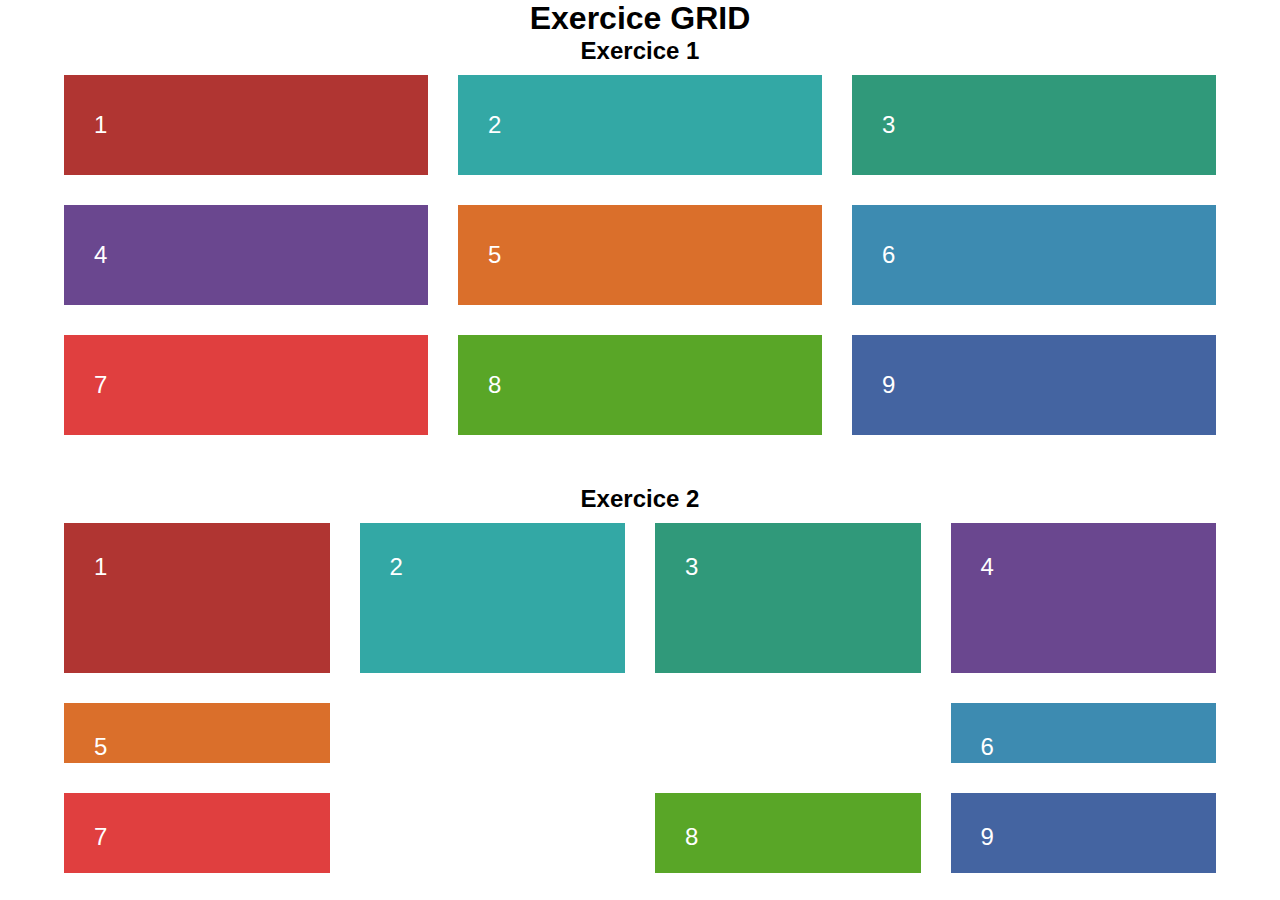
<file: exercice_grid/index.html>
<!DOCTYPE html>
<html lang="en">
<head>
    <meta charset="UTF-8">
    <meta name="viewport" content="width=device-width, initial-scale=1.0">
    <title>Exercice Grid</title>
    <link rel="stylesheet" href="./assets/styles/style.css">
</head>
<body>
    <main class="main__block">
        <h1>Exercice GRID</h1>
        <h2>Exercice 1</h2>
        <div class="grid grid__1">
            <div class="block block--1">
                1
            </div>
            <div class="block block--2">
                2
            </div>
            <div class="block block--3">
                3
            </div>
            <div class="block block--4">
                4
            </div>
            <div class="block block--5">
                5
            </div>
            <div class="block block--6">
                6
            </div>
            <div class="block block--7">
                7
            </div>
            <div class="block block--8">
                8
            </div>
            <div class="block block--9">
                9
            </div>
        </div>
        
        <h2>Exercice 2</h2>
        <div class="grid grid__2">
            <div class="block block--1">
                1
            </div>
            <div class="block block--2">
                2
            </div>
            <div class="block block--3">
                3
            </div>
            <div class="block block--4">
                4
            </div>
            <div class="block block--5">
                5
            </div>
            <div class="block block--6">
                6
            </div>
            <div class="block block--7">
                7
            </div>
            <div class="block block--8">
                8
            </div>
            <div class="block block--9">
                9
            </div>
        </div>
    </main>
</body>
</html>
</file>
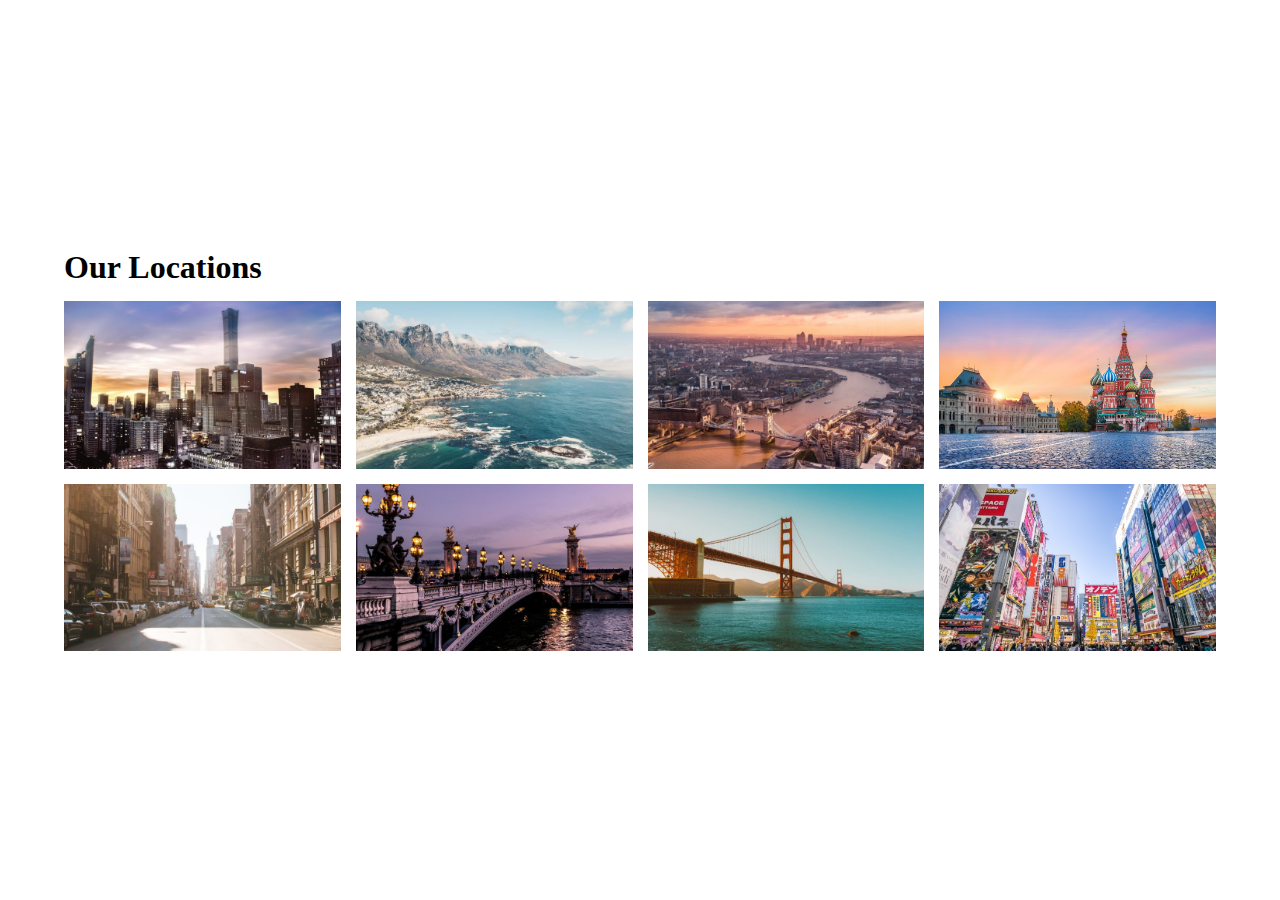
<file: exercice_grid_hover/index.html>
<!DOCTYPE html>
<html lang="fr">
<head>
    <meta charset="UTF-8">
    <meta name="viewport" content="width=device-width, initial-scale=1.0">
    <title>CSS Grid Hover</title>
    <link rel="stylesheet" href="./assets/styles/style.css">
</head>
<body>
    <main class="main__block">
        <h1 class="page__title">Our Locations</h1>
        <div class="main__grid">
            <div class="grid__item">
                <img alt="Beijing" class="grid__image" loading="lazy" src="./assets/images/beijing.jpg">
                <span class="grid__title">Beijing</span>
            </div>
            <div class="grid__item">
                <img alt="Cape Town" class="grid__image" loading="lazy" src="./assets/images/cape-town.jpg">
                <span class="grid__title">Cape Town</span>
            </div>
            <div class="grid__item">
                <img alt="London" class="grid__image" loading="lazy" src="./assets/images/london.jpg">
                <span class="grid__title">London</span>
            </div>
            <div class="grid__item"> 
                <img alt="Moscow" class="grid__image" loading="lazy" src="./assets/images/moscou.jpg">
                <span class="grid__title">Moscow</span>
            </div>
            <div class="grid__item">
                <img alt="New-York" class="grid__image" loading="lazy" src="./assets/images/new-york.jpg">
                <span class="grid__title">New-York</span>
            </div>
            <div class="grid__item">
                <img alt="Paris" class="grid__image" loading="lazy" src="./assets/images/paris.jpg">
                <span class="grid__title">Paris</span>
            </div>
            <div class="grid__item">
                <img alt="San-Francisco" class="grid__image" loading="lazy" src="./assets/images/san-fransisco.jpg">
                <span class="grid__title">San-Francisco</span>
            </div>
            <div class="grid__item">
                <img alt="Tokyo" class="grid__image" loading="lazy" src="./assets/images/tokyo.jpg">
                <span class="grid__title">Tokyo</span>
            </div>
        </div>
    </main>
</body>
</html>
</file>
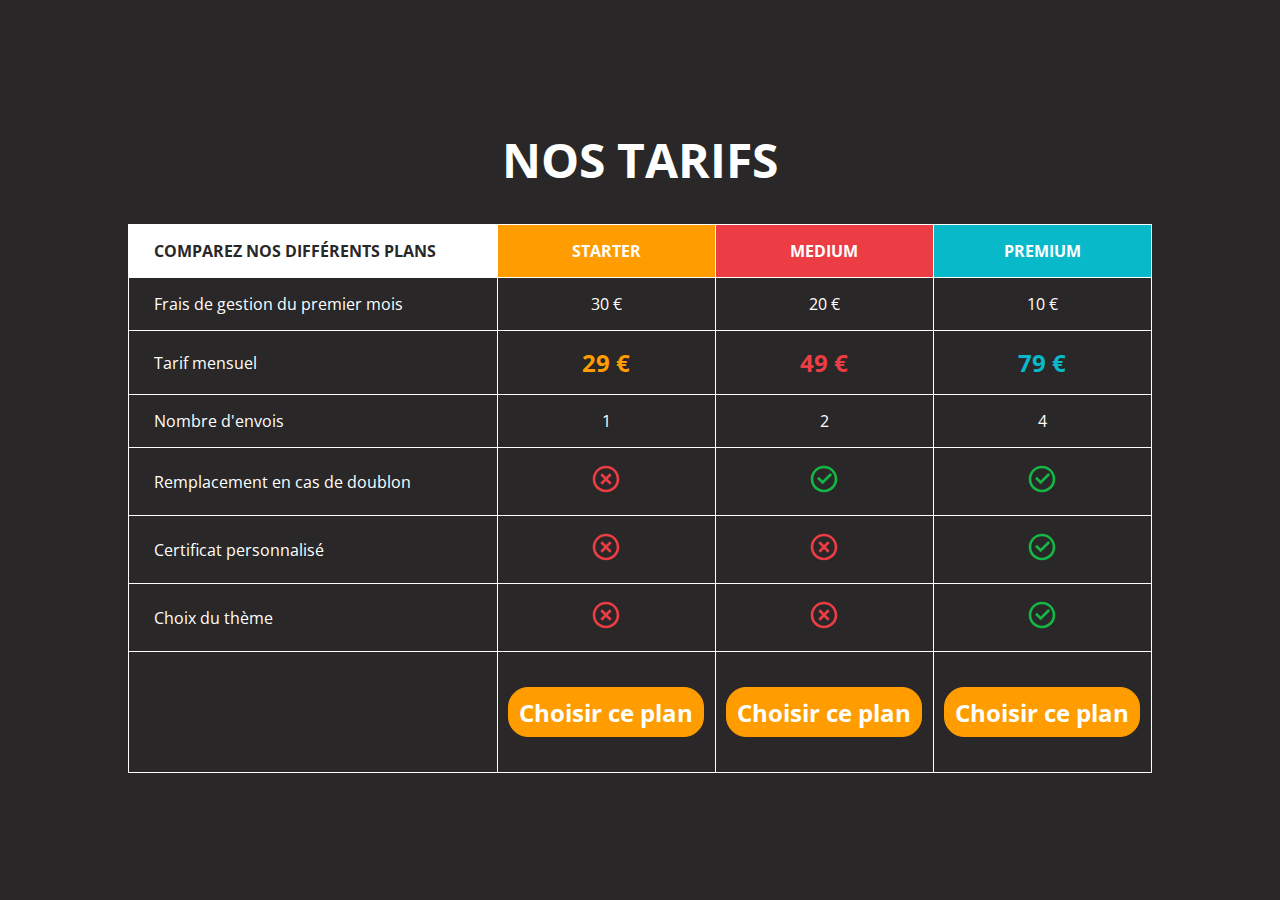
<file: td3_box_universe/index.html>
<!DOCTYPE html>
<html lang="fr">
<head>
    <meta charset="UTF-8">
    <meta name="viewport" content="width=device-width, initial-scale=1.0">
    <title>Box Universe</title>
    <link rel="stylesheet" href="./assets/styles/style.css">
</head>
<body>
    <main class="main__block">
        <h1 class="page__title">NOS TARIFS</h1>

        <table class="table__prices">
            <thead class="thead__prices">
                <tr>
                    <th class="thead__prices_category">COMPAREZ NOS DIFFÉRENTS PLANS</th>
                    <th class="thead__prices_category">STARTER</th>
                    <th class="thead__prices_category">MEDIUM</th>
                    <th class="thead__prices_category">PREMIUM</th>
                </tr>
            </thead>
            <tbody class="tbody__prices">
                <tr>
                    <td class="tbody__prices_name">Frais de gestion du premier mois</td>
                    <td>30 €</td>
                    <td>20 €</td>
                    <td>10 €</td>
                </tr>
                <tr>
                    <td class="tbody__prices_name">Tarif mensuel</td>
                    <td class="tbody__monthly_price">29 €</td>
                    <td class="tbody__monthly_price">49 €</td>
                    <td class="tbody__monthly_price">79 €</td>
                </tr>
                <tr>
                    <td class="tbody__prices_name">Nombre d'envois</td>
                    <td>1</td>
                    <td>2</td>
                    <td>4</td>
                </tr>
                <tr>
                    <td class="tbody__prices_name">Remplacement en cas de doublon</td>
                    <td>
                        <img alt="Non inclus" class="table__icons" loading="lazy" src="./assets/images/icons/close-circle-line.svg">
                    </td>
                    <td>
                        <img alt="Inclus" class="table__icons" loading="lazy" src="./assets/images/icons/checkbox-circle-line.svg">
                    </td>
                    <td>
                        <img alt="Inclus" class="table__icons" loading="lazy" src="./assets/images/icons/checkbox-circle-line.svg">
                    </td>
                </tr>
                <tr>
                    <td class="tbody__prices_name">Certificat personnalisé</td>
                    <td>
                        <img alt="Non inclus" class="table__icons" loading="lazy" src="./assets/images/icons/close-circle-line.svg">
                    </td>
                    <td>
                        <img alt="Non inclus" class="table__icons" loading="lazy" src="./assets/images/icons/close-circle-line.svg">
                    </td>
                    <td>
                        <img alt="Inclus" class="table__icons" loading="lazy" src="./assets/images/icons/checkbox-circle-line.svg">
                    </td>
                </tr>
                <tr>
                    <td class="tbody__prices_name">Choix du thème</td>
                    <td>
                        <img alt="Non inclus" class="table__icons" loading="lazy" src="./assets/images/icons/close-circle-line.svg">
                    </td>
                    <td>
                        <img alt="Non inclus" class="table__icons" loading="lazy" src="./assets/images/icons/close-circle-line.svg">
                    </td>
                    <td>
                        <img alt="Inclus" class="table__icons" loading="lazy" src="./assets/images/icons/checkbox-circle-line.svg">
                    </td>
                </tr>
            </tbody>
            <tfoot class="tfoot__prices">
                <tr>
                    <td></td>
                    <td>
                        <a class="btn" href="#">
                            Choisir ce plan
                        </a>
                    </td>
                    <td>
                        <a class="btn" href="#">
                            Choisir ce plan
                        </a>
                    </td>
                    <td>
                        <a class="btn" href="#">
                            Choisir ce plan
                        </a>
                    </td>
                </tr>
            </tfoot>
        </table>
    </main>
</body>
</html>
</file>
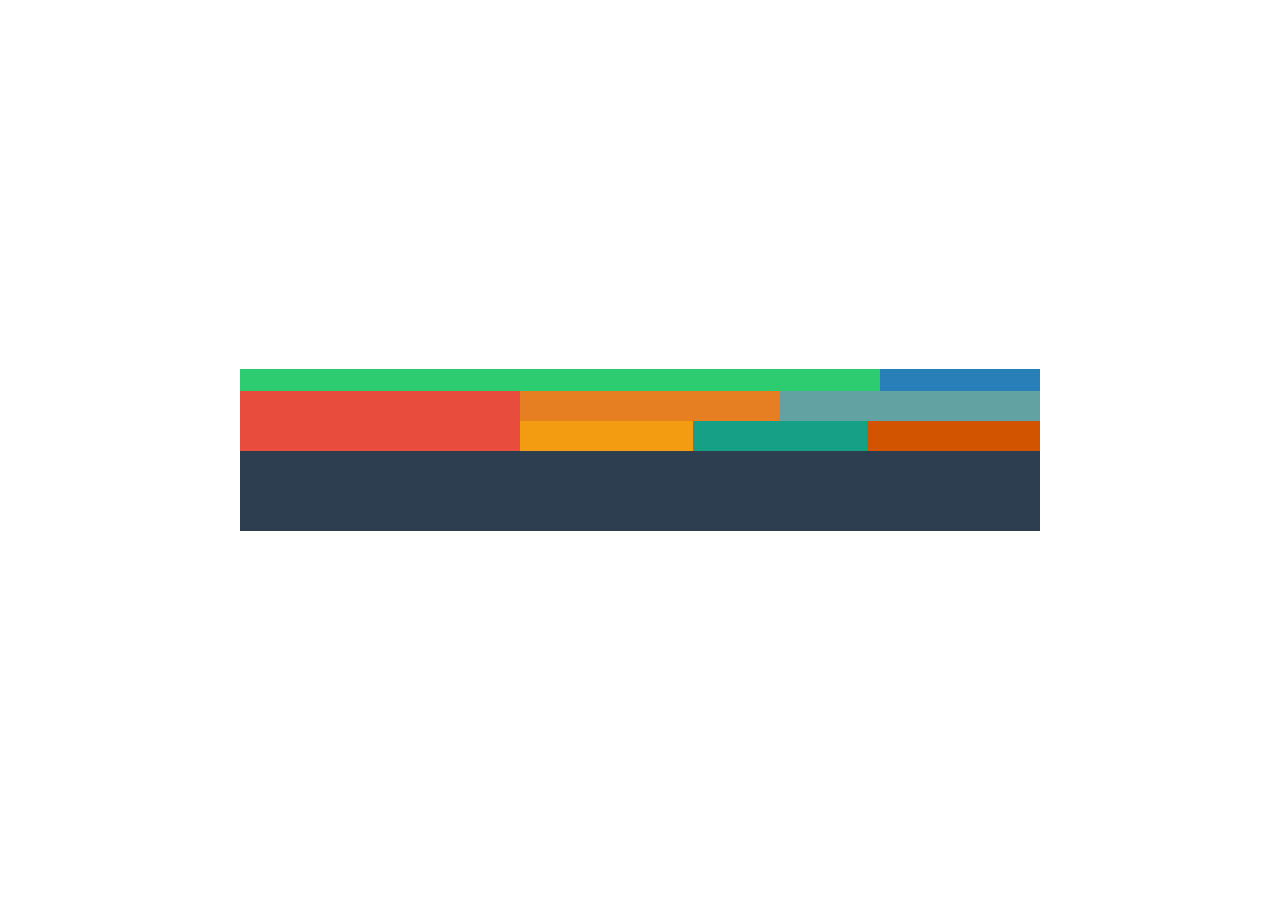
<file: td4_blocs_de_couleur/index.html>
<!DOCTYPE html>
<html lang="fr">
<head>
    <meta charset="UTF-8">
    <meta name="viewport" content="width=device-width, initial-scale=1.0">
    <title>Les blocs de couleur</title>
    <link rel="stylesheet" href="./assets/styles/style.css">
</head>
<body>
    <main class="main__block">
        <div class="blocks__list">
            <div class="blocks__row">
                <div class="block block--small block--light-green"></div>
                <div class="block block--small block--blue"></div>
            </div>
            <div class="blocks__row">
                <div class="block block--large block--red"></div>
                <div class="blocks__row blocks__row--special">
                    <div class="block block--medium block--light-orange"></div>
                    <div class="block block--medium block--grey"></div>
                    <div class="block block--medium block--yellow"></div>
                    <div class="block block--medium block--dark-green"></div>
                    <div class="block block--medium block--dark-orange"></div>
                </div>
            </div>
            <div class="blocks__row">
                <div class="block block--x-large block--black"></div>
            </div>
        </div>
    </main>
</body>
</html>
</file>
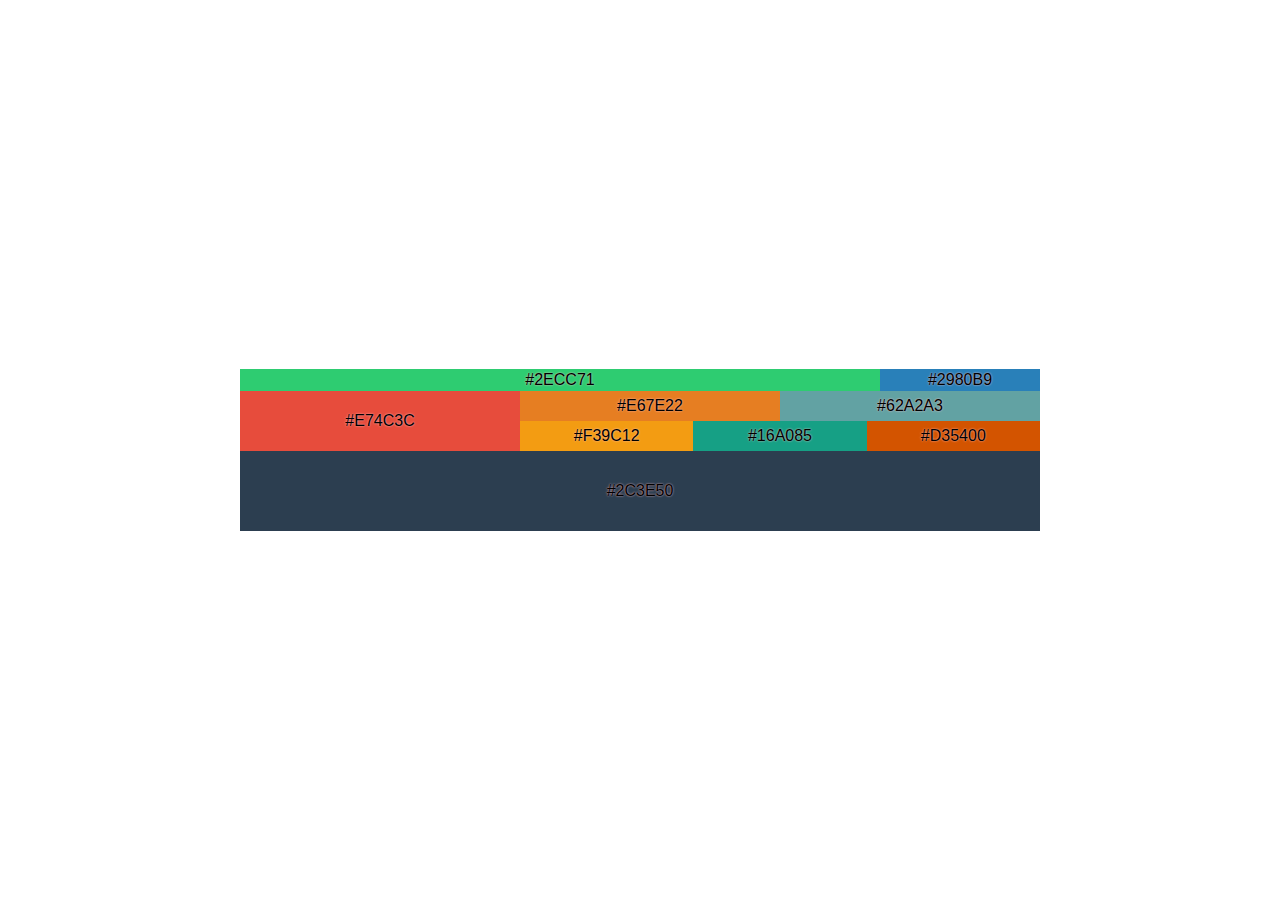
<file: td4_blocs_de_couleurs/index.html>
<!DOCTYPE html>
<html lang="fr">
<head>
    <meta charset="UTF-8">
    <meta name="viewport" content="width=device-width, initial-scale=1.0">
    <title>Les blocs de couleur</title>
    <link rel="stylesheet" href="./assets/styles/style.css">
</head>
<body>
    <main class="main__block">
        <div class="blocks__list">
            <div class="blocks__row">
                <div class="block block--small block--light-green">
                    <span>#2ECC71</span>
                </div>
                <div class="block block--small block--blue">
                    <span>#2980B9</span>
                </div>
            </div>
            <div class="blocks__row">
                <div class="block block--large block--red">
                    <span>#E74C3C</span>
                </div>
                <div class="blocks__row blocks__row--special">
                    <div class="block block--medium block--light-orange">
                        <span>#E67E22</span>
                    </div>
                    <div class="block block--medium block--grey">
                        <span>#62A2A3</span>
                    </div>
                    <div class="block block--medium block--yellow">
                        <span>#F39C12</span>
                    </div>
                    <div class="block block--medium block--dark-green">
                        <span>#16A085</span>
                    </div>
                    <div class="block block--medium block--dark-orange">
                        <span>#D35400</span>
                    </div>
                </div>
            </div>
            <div class="blocks__row">
                <div class="block block--x-large block--black">
                    <span>#2C3E50</span>
                </div>
            </div>
        </div>
    </main>
</body>
</html>
</file>
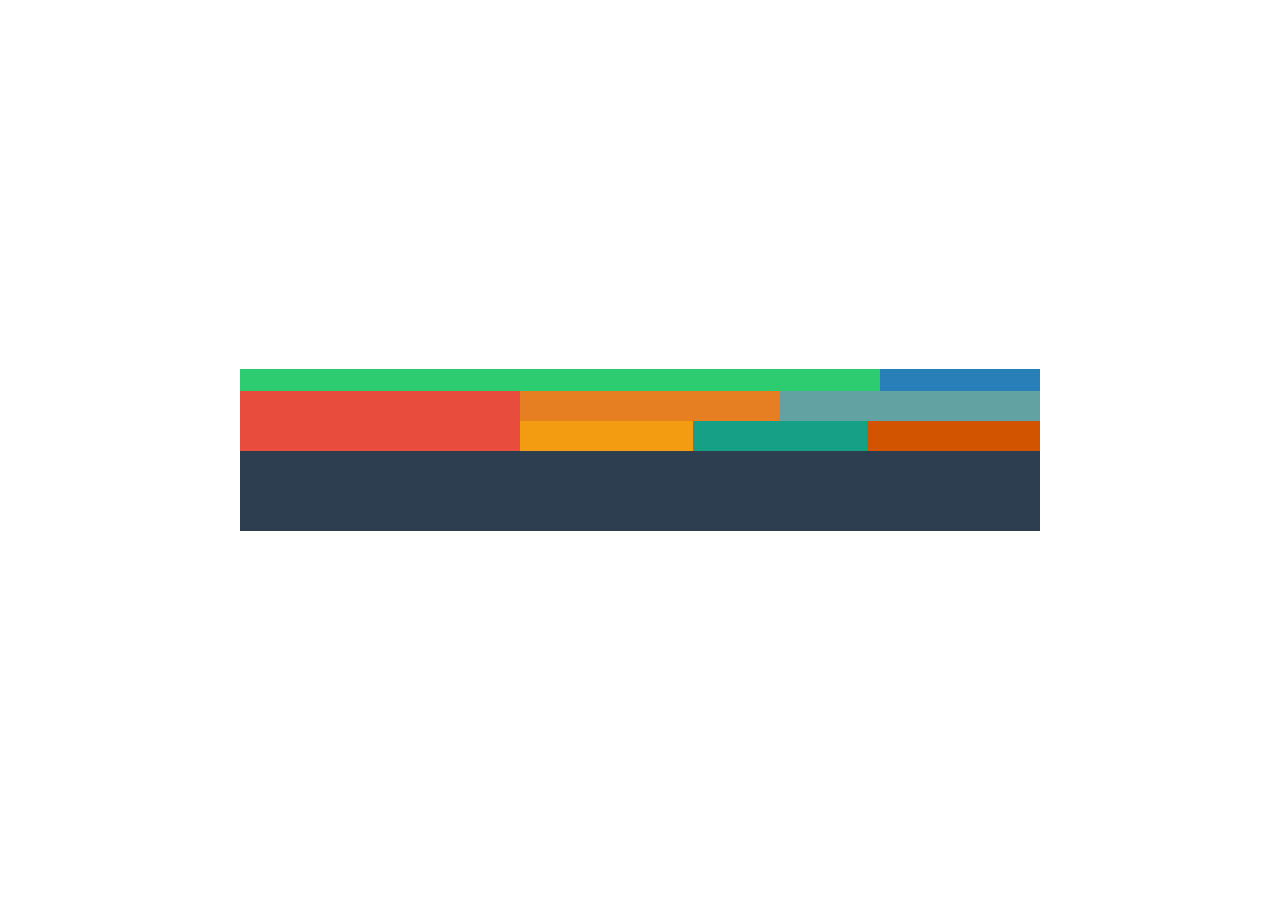
<file: td4_flex/index.html>
<!DOCTYPE html>
<html lang="en">
<head>
    <meta charset="UTF-8">
    <meta name="viewport" content="width=device-width, initial-scale=1.0">
    <title>Les blocs de couleur</title>
    <link rel="stylesheet" href="./assets/styles/style.css">
</head>
<body>
    <main class="main__block">
        <div class="blocks__list">
            <div class="blocks__row">
                <div class="block block--small block--light-green"></div>
                <div class="block block--small block--blue"></div>
            </div>
            <div class="blocks__row">
                <div class="block block--large block--red"></div>
                <div class="blocks__row blocks__row--special">
                    <div class="block block--medium block--light-orange"></div>
                    <div class="block block--medium block--grey"></div>
                    <div class="block block--medium block--yellow"></div>
                    <div class="block block--medium block--dark-green"></div>
                    <div class="block block--medium block--dark-orange"></div>
                </div>
            </div>
            <div class="blocks__row">
                <div class="block block--x-large block--black"></div>
            </div>
        </div>
    </main>
</body>
</html>
</file>
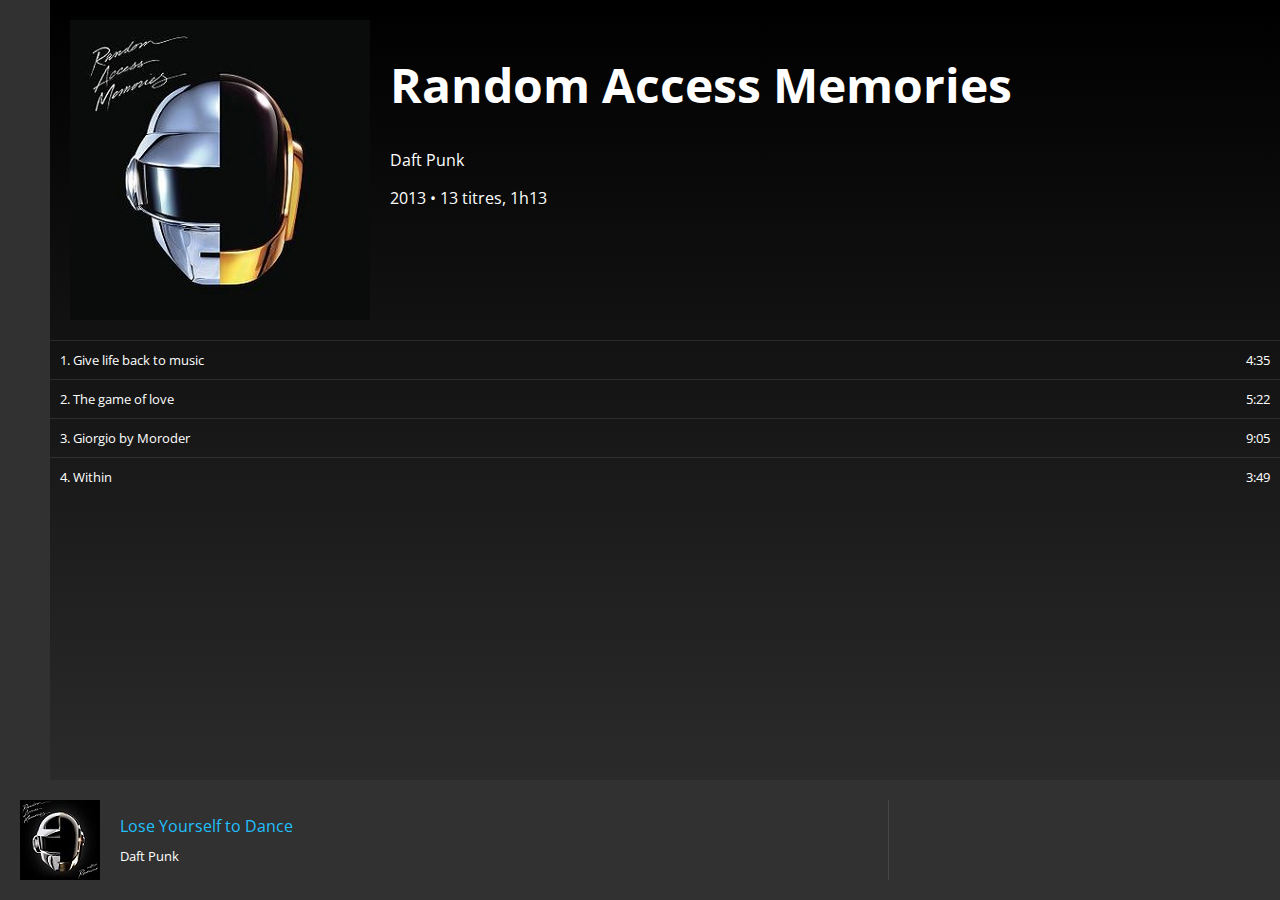
<file: td5_spotify/index.html>
<!DOCTYPE html>
<html lang="fr">

<head>
    <meta charset="UTF-8">
    <meta name="viewport" content="width=device-width, initial-scale=1.0">
    <title>La manu - Music</title>
    <link rel="stylesheet" href="https://cdnjs.cloudflare.com/ajax/libs/font-awesome/5.15.1/css/all.min.css" integrity="sha512-+4zCK9k+qNFUR5X+cKL9EIR+ZOhtIloNl9GIKS57V1MyNsYpYcUrUeQc9vNfzsWfV28IaLL3i96P9sdNyeRssA==" crossorigin="anonymous">
    <link rel="stylesheet" href="./styles/style.css">
</head>

<body>
    <main class="app-wrapper">
        <div class="app-top">
            <nav class="app-nav">
                <a href="#">
                    <i class="fa fa-bars"></i>
                </a>
                <a href="#">
                    <i class="fa fa-home"></i>
                </a>
                <a href="#">
                    <i class="fa fa-search"></i>
                </a>
                <a href="#">
                    <i class="fa fa-volume-up"></i>
                </a>
                <a href="#">
                    <i class="fa fa-user"></i>
                </a>
                <a href="#">
                    <i class="fab fa-spotify"></i>
                </a>
                <a href="#">
                    <i class="fab fa-soundcloud"></i>
                </a>
                <a href="#">
                    <i class="fa fa-cog"></i>
                </a>
            </nav>

            <div class="app-content">
                <div class="album">
                    <img alt="Daft Punk - Random Access memory cover" class="cover" height="300" src="./images/daft-punk-ram-cover-big.jpg" width="300">
                    <div class="album-infos">
                        <h1>Random Access Memories</h1>
                        <p class="author">Daft Punk</p>
                        <p class="details">2013 &bullet; 13 titres, 1h13</p>
                    </div>
                </div>
                <ul class="tracklist">
                    <li class="track-item">
                        <p>1. Give life back to music</p>
                        <p>4:35</p>
                    </li>
                    <li class="track-item">
                        <p>2. The game of love</p>
                        <p>5:22</p>
                    </li>
                    <li class="track-item">
                        <p>3. Giorgio by Moroder</p>
                        <p>9:05</p>
                    </li>
                    <li class="track-item">
                        <p>4. Within</p>
                        <p>3:49</p>
                    </li>
                </ul>
            </div>
        </div>

        <div class="app-bottom">
            <div class="current">
                <img alt="Daft Punk - Random Access memory cover" class="current-cover" height="80" src="./images/daft-punk-ram-cover.jpg" width="80">
                <div class="current-details">
                    <p class="track">Lose Yourself to Dance</p>
                    <p class="author">Daft Punk</p>
                </div>
            </div>
            <div class="controls">
                <a href="#">
                    <i class="fas fa-fast-backward"></i>
                </a>
                <a href="#">
                    <i class="fas fa-pause"></i>
                </a>
                <a href="#">
                    <i class="fas fa-fast-forward"></i>
                </a>
                <a href="#">
                    <i class="fas fa-redo-alt"></i>
                </a>
                <a href="#">
                    <i class="fas fa-random"></i>
                </a>
            </div>
        </div>
    </main>
</body>

</html>
</file>
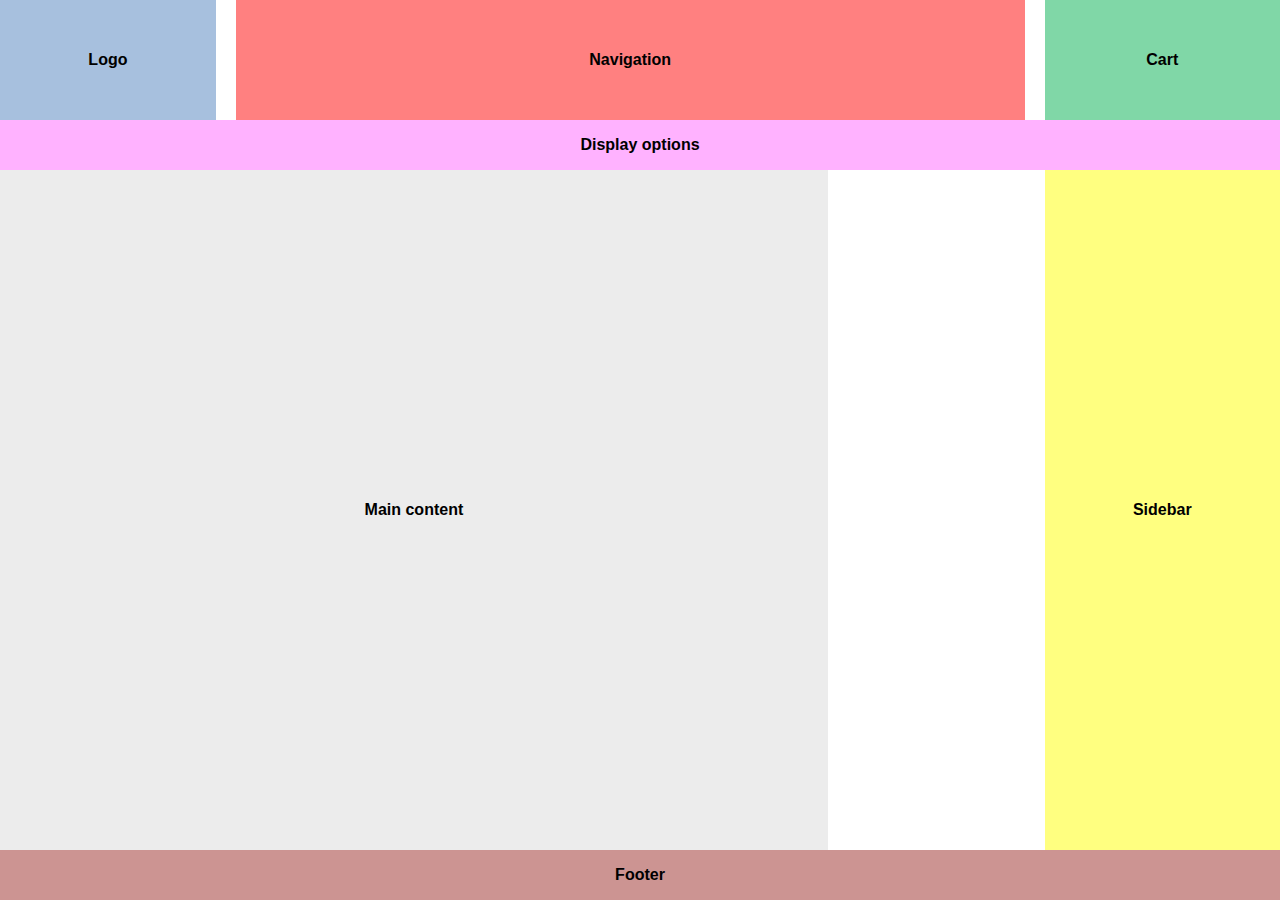
<file: td6_grid/index.html>
<!DOCTYPE html>
<html lang="fr">
<head>
    <meta charset="UTF-8">
    <meta name="viewport" content="width=device-width, initial-scale=1.0">
    <title>TD6 | Grid</title>
    <link rel="stylesheet" href="./assets/styles/style.css">
</head>
<body>
    <div class="container">
        <div class="header__logo">
            Logo
        </div>
        <div class="header__navigation">
            Navigation
        </div>
        <div class="header__cart">
            Cart
        </div>

        <div class="main__options">
            Display options
        </div>
        <div class="main__content">
            Main content
        </div>
        <div class="main__empty"></div>
        <div class="main__sidebar">
            Sidebar
        </div>

        <div class="footer__block">
            Footer
        </footer>
    </div>
</body>
</html>
</file>
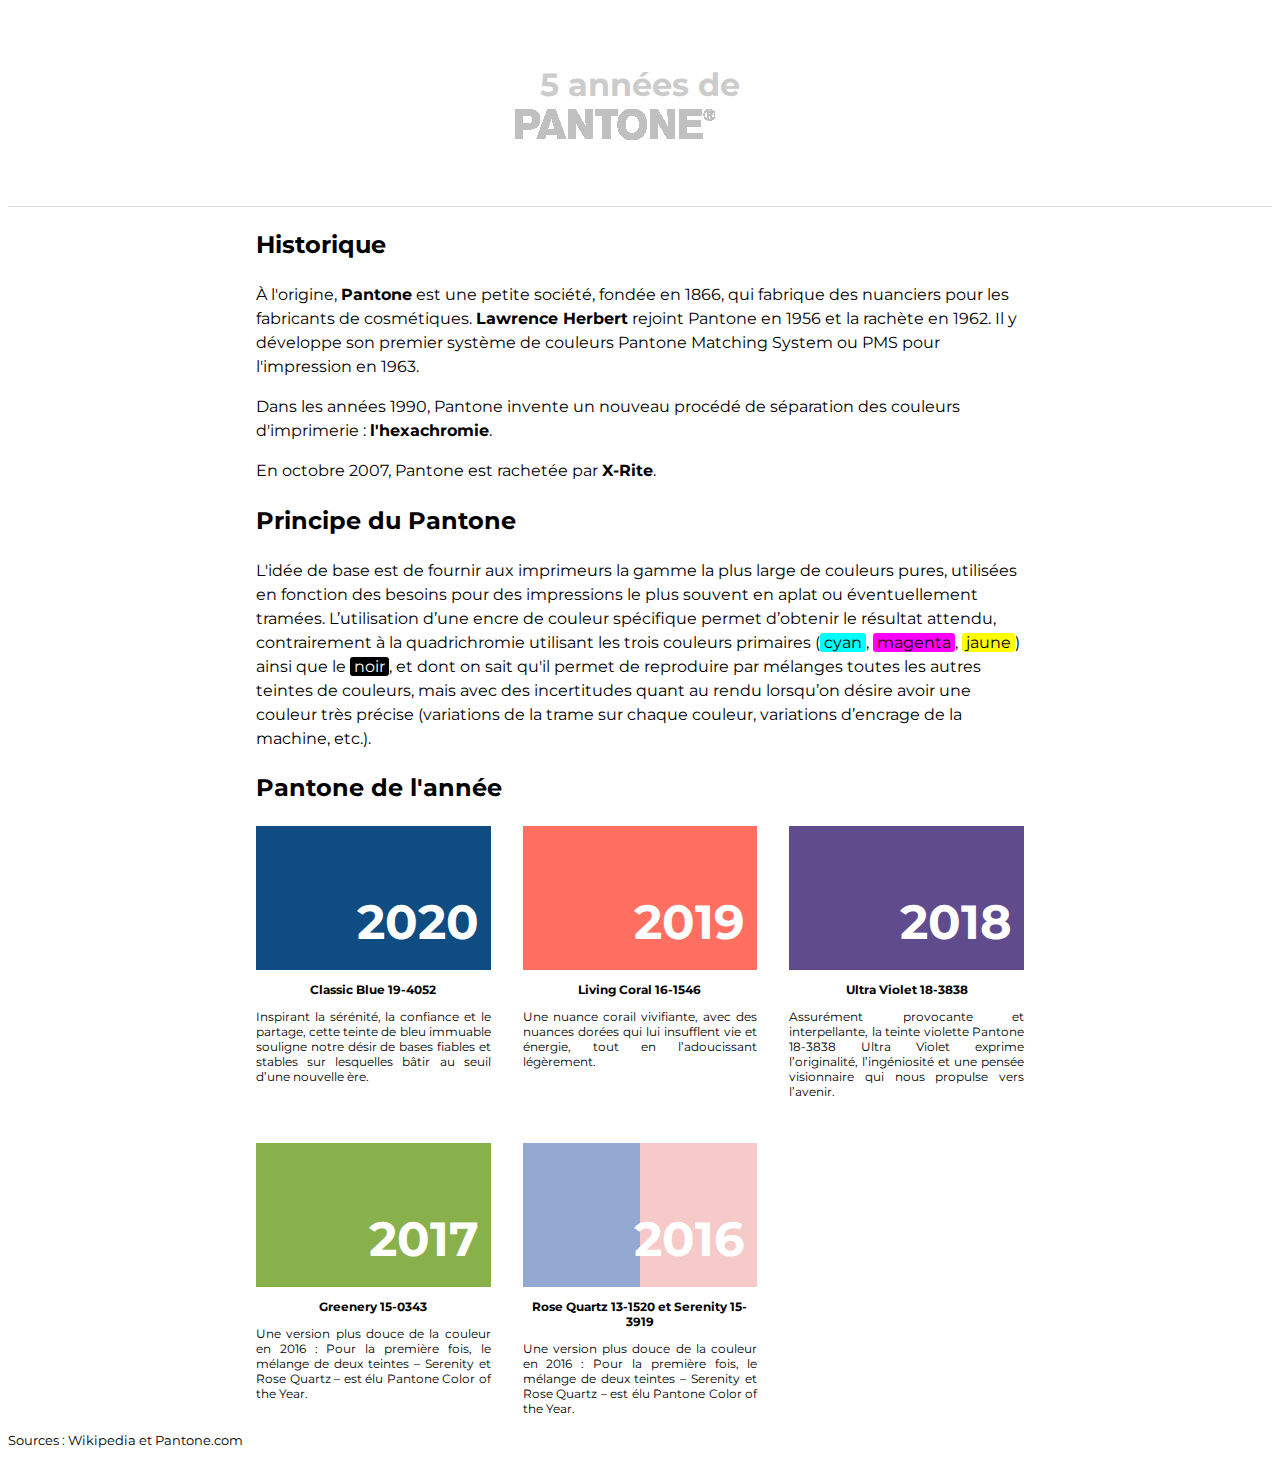
<file: td2_selecteurs_css/exo-css-selectors.html>
<!DOCTYPE html>
<html lang="fr">

<head>
    <meta charset="UTF-8" />
    <meta name="viewport" content="width=device-width, initial-scale=1.0" />
    <title>5 années de Pantone &reg;</title>
    <link href="assets/css/exo-css-selectors.css" rel="stylesheet" />
</head>

<body>
    <article>
        <header id="site-header">
            <h1>5 années de <span>Pantone</span></h1>
        </header>
        
        <main>
            <div>
                <h2>Historique</h2>
                <p>À l'origine, <strong>Pantone</strong> est une petite société, fondée en 1866, qui fabrique des nuanciers pour les fabricants de cosmétiques. <strong>Lawrence Herbert</strong> rejoint Pantone en 1956 et la rachète en 1962. Il y développe son premier système de couleurs Pantone Matching System ou PMS pour l'impression en 1963.</p>
                <p>Dans les années 1990, Pantone invente un nouveau procédé de séparation des couleurs d'imprimerie :
                    <strong>l'hexachromie</strong>.</p>
                <p>En octobre 2007, Pantone est rachetée par <strong>X-Rite</strong>.</p>
            </div>
            <div>
                <h2>Principe du Pantone</h2>
                <p>L'idée de base est de fournir aux imprimeurs la gamme la plus large de couleurs pures, utilisées en fonction des besoins pour des impressions le plus souvent en aplat ou éventuellement tramées. L’utilisation d’une encre de couleur spécifique permet d’obtenir le résultat attendu, contrairement à la quadrichromie utilisant les trois couleurs primaires (<mark class="cyan">cyan</mark>, <mark class="magenta">magenta</mark>, <mark class="yellow">jaune</mark>) ainsi que le <mark class="black">noir</mark>, et dont on sait qu'il permet de reproduire par mélanges toutes les autres teintes de couleurs, mais avec des incertitudes quant au rendu lorsqu’on désire avoir une couleur très précise (variations de la trame sur chaque couleur, variations d’encrage de la machine, etc.).</p>
            </div>
            <div>
                <h2>Pantone de l'année</h2>
                <div class="pantone-of-the-year-list">
                    <div class="pantone-of-the-year-item year-2020">
                        <h3>2020</h3>
                        <p class="ref">Classic Blue 19-4052</p>
                        <p>Inspirant la sérénité, la confiance et le partage, cette teinte de bleu immuable souligne notre désir de bases fiables et stables sur lesquelles bâtir au seuil d’une nouvelle ère.</p>
                    </div>
                    <div class="pantone-of-the-year-item year-2019">
                        <h3>2019</h3>
                        <p class="ref">Living Coral 16-1546</p>
                        <p>Une nuance corail vivifiante, avec des nuances dorées qui lui insufflent vie et énergie, tout en l’adoucissant légèrement.</p>
                    </div>
                    <div class="pantone-of-the-year-item year-2018">
                        <h3>2018</h3>
                        <p class="ref">Ultra Violet 18-3838</p>
                        <p>Assurément provocante et interpellante, la teinte violette Pantone 18-3838 Ultra Violet exprime l’originalité, l’ingéniosité et une pensée visionnaire qui nous propulse vers l’avenir.</p>
                    </div>
                    <div class="pantone-of-the-year-item year-2017">
                        <h3>2017</h3>
                        <p class="ref">Greenery 15-0343</p>
                        <p>Une version plus douce de la couleur en 2016 : Pour la première fois, le mélange de deux teintes – Serenity et Rose Quartz – est élu Pantone Color of the Year.</p>
                    </div>
                    <div class="pantone-of-the-year-item year-2016">
                        <h3></h3>
                        <p class="ref">Rose Quartz 13-1520 et Serenity 15-3919</p>
                        <p>Une version plus douce de la couleur en 2016 : Pour la première fois, le mélange de deux teintes – Serenity et Rose Quartz – est élu Pantone Color of the Year.</p>
                    </div>
                </div>
            </div>
        </main>
        <footer>
            <small>Sources : Wikipedia et Pantone.com</small>
        </footer>
    </article>
</body>

</html>
</file>
<file: exercice_grid/assets/styles/style.css>
/** Variables **/
:root {
    --blue: #4464A1;
    --burgundy: #B03532;
    --cyan: #3D8BB1;
    --green: #59A627;
    --light-blue: #33A8A5;
    --orange: #DA6F2B;
    --purple: #6A478F;
    --red: #E03F3F;
    --turquoise: #30997A;    
    --white: #FFFFFF;
}


/** General **/
* {
    font-family: "Arial", sans-serif;
    margin: 0;
    padding: 0;
}


/** Main **/
.main__block {
    margin: auto;
    text-align: center;
}


/** Grids **/
.grid {
    display: grid;
    gap: 30px;
    margin: auto;
    max-width: 1600px;
    text-align: left;
    width: 90%;
}


/** Blocks **/
.block {
    color: var(--white);
    display: flex;
    flex-direction: column;
    font-size: 24px;
    padding-left: 30px;
}

.block--1 {
    background-color: var(--burgundy);
}
.block--2 {
    background-color: var(--light-blue);
}
.block--3 {
    background-color: var(--turquoise);
}
.block--4 {
    background-color: var(--purple);
}
.block--5 {
    background-color: var(--orange);
}
.block--6 {
    background-color: var(--cyan);
}
.block--7 {
    background-color: var(--red);
}
.block--8 {
    background-color: var(--green);
}
.block--9 {
    background-color: var(--blue);
}


/** Grid - 1 **/
.grid__1 {
    grid-template-columns: 1fr 1fr 1fr;
    grid-template-rows: 1fr 1fr 1fr;
    margin: 10px auto 50px auto;
}

.grid__1 .block {
    justify-content: center;
    height: 100px;
}


/** Grid - 2 **/
.grid__2 {
    grid-template-areas:
    "block--1 block--2 block--3 block--4"
    "block--5 block--empty-2-1 block--empty-2-2 block--6"
    "block--7 block--empty-3-1 block--8 block--9";
    grid-template-rows: 150px 60px 80px;
    margin-top: 10px;
}

.grid__2 .block {
    padding: 30px 0 30px 30px;
}

.grid__2 .block--1 {
    grid-area: block--1;
}
.grid__2 .block--2 {
    grid-area: block--2;
}
.grid__2 .block--3 {
    grid-area: block--3;
}
.grid__2 .block--4 {
    grid-area: block--4;
}
.grid__2 .block--5 {
    grid-area: block--5;
}
.grid__2 .block--6 {
    grid-area: block--6;
}
.grid__2 .block--7 {
    grid-area: block--7;
}
.grid__2 .block--8 {
    grid-area: block--8;
}
.grid__2 .block--9 {
    grid-area: block--9;
}
</file>
<file: exercice_grid_hover/assets/styles/style.css>
/** Variables **/
:root {
    --red: #5A000A66;
    --white: #FFFFFF;
}


/** General **/
* {
    margin: 0;
    padding: 0;
}


/** Main **/
.main__block {
    display: flex;
    flex-direction: column;
    justify-content: center;
    margin: auto 5%;
    min-height: 100vh;
    width: 90%;
}


/** Title **/
.page__title {
    margin: 0;
}


/** Grid **/
.main__grid {
    display: grid;
    gap: 15px;
    grid-template-columns: 1fr 1fr 1fr 1fr;
    grid-template-rows: 1fr 1fr;
    margin-top: 15px;
}

/* Item */
.grid__item {
    position: relative;
}
.grid__item:hover {
    cursor: pointer;
}
.grid__item:hover > .grid__image {
    filter: blur(2px);
}
.grid__item:hover > .grid__title {
    background-color: var(--red);
    display: flex;
    flex-direction: column;
    justify-content: center;
}

/* Image */
.grid__image {
    height: 100%;
    object-fit: cover;
    width: 100%;
}

/* Title */
.grid__title {
    color: var(--white);
    display: none;
    font-family: "Times New Roman", Times, serif;
    font-size: 24px;
    font-weight: bold;
    height: 100%;
    left: 50%;
    position: absolute;
    text-align: center;
    text-decoration: none;
    top: 50%;
    transform: translate(-50%, -50%);
    width: 100%;
}
</file>
<file: td3_box_universe/assets/styles/style.css>
/** Fonts **/
@font-face {
    font-display: swap;
    font-family: "Open Sans";
    font-stretch: 100%;
    font-style: normal;
    font-weight: 400;
    src: url("../fonts/Open_Sans/static/OpenSans-Regular.ttf") format("truetype");
    unicode-range: U+0000-00FF, U+0131, U+0152-0153, U+02BB-02BC, U+02C6, U+02DA, U+02DC, U+0304, U+0308, U+0329, U+2000-206F, U+2074, U+20AC, U+2122, U+2191, U+2193, U+2212, U+2215, U+FEFF, U+FFFD;
}

@font-face {
    font-display: swap;
    font-family: "Open Sans";
    font-stretch: 100%;
    font-style: normal;
    font-weight: 700;
    src: url("../fonts/Open_Sans/static/OpenSans-Bold.ttf") format("truetype");
    unicode-range: U+0000-00FF, U+0131, U+0152-0153, U+02BB-02BC, U+02C6, U+02DA, U+02DC, U+0304, U+0308, U+0329, U+2000-206F, U+2074, U+20AC, U+2122, U+2191, U+2193, U+2212, U+2215, U+FEFF, U+FFFD;
}


/** Variables **/
:root {
    --black: #292727;
    --cyan: #08B9CA;
    --orange: #FF9D00;
    --red: #EC3D45;
    --white: #FFFFFF;
}


/** General **/
* {
    font-family: "Open Sans";
}

html, body {
    margin: 0;
    padding: 0;
}

body {
    background-color: var(--black);
}


/** Main **/
.main__block {
    display: flex;
    flex-direction: column;
    height: 100vh;
    justify-content: center;
    margin: auto;
    width: 80vw;
}


/** Title **/
.page__title {
    color: var(--white);
    font-size: 48px;
    margin-top: 0;
    text-align: center;
}


/** Table **/
.table__prices {
    border-collapse: collapse;
    color: var(--white);
    text-align: center;
}

.thead__prices > tr > th, 
.tbody__prices > tr > td,
.tfoot__prices > tr > td {
    border: 1px solid var(--white);
    padding: 15px 25px;
}

/* Table - Head */
.thead__prices {
    text-transform: uppercase;
}

.thead__prices_category:nth-child(1) {
    background-color: var(--white);
    color: var(--black);
    text-align: left;
}
.thead__prices_category:nth-child(2) {
    background-color: var(--orange);
}
.thead__prices_category:nth-child(3) {
    background-color: var(--red);
}
.thead__prices_category:nth-child(4) {
    background-color: var(--cyan);
}

/* Table - Body */
.tbody__prices_name {
    padding-left: 50px;
    text-align: left;
}

.tbody__monthly_price {
    font-size: 24px;
    font-weight: bold;
}
.tbody__monthly_price:nth-child(2) {
    color: var(--orange);
}
.tbody__monthly_price:nth-child(3) {
    color: var(--red);
}
.tbody__monthly_price:nth-child(4) {
    color: var(--cyan);
}

.table__icons {
    width: 32px;
}

/* Table - Footer */
.tfoot__prices > tr > td {
    padding: 35px 0;
}


/** Button **/
.btn {
    background-color: var(--orange);
    border: 1px solid var(--orange);
    border-radius: 20px;
    color: var(--white);
    display: flex;
    font-size: 24px;
    font-weight: bold;
    margin: auto;
    padding: 7.5px 10px;
    text-decoration: none;
    transition: 0.5s;
    width: fit-content;
}
.btn:hover {
    background-color: var(--white);
    color: var(--orange);
}
</file>
<file: td4_blocs_de_couleur/assets/styles/style.css>
/** Variables **/
:root {
    --black: #2C3E50;
    --blue: #2980B9;
    --grey: #62A2A3;
    --light-green: #2ECC71;
    --light-orange: #E67E22;
    --dark-green: #16A085;
    --dark-orange: #D35400;
    --red: #E74C3C;
    --yellow: #F39C12;
}


/** General **/
* {
    margin: 0;
    padding: 0;
}


/** Main **/
.main__block {
    display: flex;
    flex-direction: column;
    height: 100vh;
    justify-content: center;
    margin: auto;
    width: 80vw;
}


/** Blocks **/
/* List */
.blocks__list {
    display: flex;
    flex-wrap: wrap;
    margin: auto;
    max-width: 800px;
    width: 100%;
}

/* Rows */
.blocks__row {
    display: flex;
    flex-wrap: wrap;
    width: 100%;
}

.blocks__row--special {
    flex: 1 0 65%;
}

/* Type */
.block--small {
    height: 22.5px;
}

.block--medium {
    height: 30px;
}

.block--large {
    height: 60px;
}

.block--x-large {
    height: 80px;
}

/* Colors */
.block--light-green {
    background-color: var(--light-green);
    flex: 1 0 80%;
}

.block--blue {
    background-color: var(--blue);
    flex: 1 0 20%;
}

.block--red {
    background-color: var(--red);
    flex: 1 0 35%;
}

.block--light-orange {
    background-color: var(--light-orange);
    flex: 1 0 50%;
}

.block--grey {
    background-color: var(--grey);
    flex: 1 0 50%;
}

.block--yellow {
    background-color: var(--yellow);
    flex: 1 0 calc(100% / 3);
}

.block--dark-green {
    background-color: var(--dark-green);
    flex: 1 0 calc(100% / 3);
}

.block--dark-orange {
    background-color: var(--dark-orange);
    flex: 1 0 calc(100% / 3);
}

.block--black {
    background-color: var(--black);
    flex: 1 0 100%;
}
</file>
<file: td4_blocs_de_couleurs/assets/styles/style.css>
/** Variables **/
:root {
    --black: #2C3E50;
    --blue: #2980B9;
    --grey: #62A2A3;
    --light-green: #2ECC71;
    --light-orange: #E67E22;
    --dark-green: #16A085;
    --dark-orange: #D35400;
    --pink: #FFC0CB;
    --red: #E74C3C;
    --yellow: #F39C12;
}


/** General **/
* {
    margin: 0;
    padding: 0;
}


/** Main **/
.main__block {
    display: flex;
    flex-direction: column;
    height: 100vh;
    justify-content: center;
    margin: auto;
    width: 80vw;
}


/** Blocks **/
/* List */
.blocks__list {
    display: flex;
    flex-wrap: wrap;
    margin: auto;
    max-width: 800px;
    width: 100%;
}

.block > span {
    display: none;
    text-align: center;
}

/* Rows */
.blocks__row {
    display: flex;
    flex-wrap: wrap;
    width: 100%;
}

.blocks__row--special {
    flex: 1 0 65%;
}

/* Type */
.block--small {
    height: 22.5px;
}

.block--medium {
    height: 30px;
}

.block--large {
    height: 60px;
}

.block--x-large {
    height: 80px;
}

/* Colors */
.block--light-green {
    background-color: var(--light-green);
    flex: 1 0 80%;
}

.block--blue {
    background-color: var(--blue);
    flex: 1 0 20%;
}

.block--red {
    background-color: var(--red);
    flex: 1 0 35%;
}

.block--light-orange {
    background-color: var(--light-orange);
    flex: 1 0 50%;
}

.block--grey {
    background-color: var(--grey);
    flex: 1 0 50%;
}

.block--yellow {
    background-color: var(--yellow);
    flex: 1 0 calc(100% / 3);
}

.block--dark-green {
    background-color: var(--dark-green);
    flex: 1 0 calc(100% / 3);
}

.block--dark-orange {
    background-color: var(--dark-orange);
    flex: 1 0 calc(100% / 3);
}

.block--black {
    background-color: var(--black);
    flex: 1 0 100%;
}



/*** Responsive ***/
@media screen and (min-width: 992px) {
    /** Blocks **/
    .block > span {
        display: flex;
        flex-direction: column;
        font-family: "Arial";
        height: 100%;
        justify-content: center;
        text-shadow: 0 0 2px var(--pink);
    }
}

@media screen and (min-width: 768px) and (max-width: 992px) {
    /** Blocks **/
    .block--red {
        display: none;
    }

    .block--black {
        background-color: var(--pink);
    }
}

@media screen and (max-width: 768px) {
    /** Blocks **/
    /* Row */
    .blocks__row {
        flex-direction: column;
    }

    /* Blocks */
    .block {
        flex: 1 0 auto;
    }
}
</file>
<file: td4_flex/assets/styles/style.css>
/** Variables **/
:root {
    --black: #2C3E50;
    --blue: #2980B9;
    --grey: #62A2A3;
    --light-green: #2ECC71;
    --light-orange: #E67E22;
    --dark-green: #16A085;
    --dark-orange: #D35400;
    --red: #E74C3C;
    --yellow: #F39C12;
}


/** General **/
* {
    margin: 0;
    padding: 0;
}


/** Main **/
.main__block {
    display: flex;
    flex-direction: column;
    height: 100vh;
    justify-content: center;
    margin: auto;
    width: 80vw;
}


/** Blocks **/
/* List */
.blocks__list {
    display: flex;
    flex-wrap: wrap;
    margin: auto;
    width: 800px;
}

/* Rows */
.blocks__row {
    display: flex;
    flex-wrap: wrap;
    width: 100%;
}

.blocks__row--special {
    flex: 1 0 65%;
}

/* Type */
.block--small {
    height: 22.5px;
}

.block--medium {
    height: 30px;
}

.block--large {
    height: 60px;
}

.block--x-large {
    height: 80px;
}

/* Colors */
.block--light-green {
    background-color: var(--light-green);
    flex: 1 0 80%;
}

.block--blue {
    background-color: var(--blue);
    flex: 1 0 20%;
}

.block--red {
    background-color: var(--red);
    flex: 1 0 35%;
}

.block--light-orange {
    background-color: var(--light-orange);
    flex: 1 0 50%;
}

.block--grey {
    background-color: var(--grey);
    flex: 1 0 50%;
}

.block--yellow {
    background-color: var(--yellow);
    flex: 1 0 calc(100% / 3);
}

.block--dark-green {
    background-color: var(--dark-green);
    flex: 1 0 calc(100% / 3);
}

.block--dark-orange {
    background-color: var(--dark-orange);
    flex: 1 0 calc(100% / 3);
}

.block--black {
    background-color: var(--black);
    flex: 1 0 100%;
}
</file>
<file: td5_spotify/styles/style.css>
/** Fonts **/
@import url("https://fonts.googleapis.com/css2?family=Open+Sans&display=swap");


/** General **/
body {
    background: linear-gradient(to bottom, #000000, #313131);
    font-family: "Open Sans", sans-serif;
    margin: 0;
}

* {
    box-sizing: border-box;
}


/** Link **/
a {
    color: currentColor;
    display: inline-block;
    padding: 10px;
    transition: color 400ms ease-in-out;
}

a:hover {
    color: #20C0FF;
}


/** Layout **/
.app-wrapper {
    display: flex;
    flex-direction: column;
    height: 100vh;
}

.app-top {
    display: flex;
    flex: 1 0 auto;
}

.app-bottom {
    background-color: #313131;
    color: #FFFFFF;
    display: flex;
    padding: 20px;
}


/** Sidebar **/
.app-nav {
    align-items: center;
    background-color: #313131;
    color: #FFFFFF;
    display: flex;
    flex-direction: column;
    justify-content: space-around;
    width: 50px;
}


/** Album + Tracklist **/
.app-content {
    width: calc(100% - 50px);
}


/** Album **/
.app-content .album {
    display: flex;
    padding: 20px;
}

.app-content .cover {
    margin-right: 20px;
}

.app-content .album-infos {
    color: #FFFFFF;
}

.app-content .album-infos h1 {
    font-size: 3em;
}


/** Tracklist **/
.app-content .tracklist {
    list-style: none;
    margin: 0;
    padding: 0;
}

.app-content .track-item {
    border-top: 1px solid #FFFFFF1A;
    color: #FFFFFF;
    display: flex;
    font-size: 0.8em;
    justify-content: space-between;
    transition: color 400ms ease-in-out;
}

.app-content .track-item:hover {
    color: #20C0FF;
    cursor: pointer;
}

.app-content .tracklist p {
    margin: 0;
    padding: 10px;
}


/** Player **/
.app-bottom .current {
    display: flex;
    flex: 1 0 auto;
}

.app-bottom .current-details {
    display: flex;
    flex-direction: column;
    justify-content: center;
    margin-left: 20px;
}

.app-bottom .author {
    font-size: 0.8em;
    margin: 0;
}

.app-bottom .track {
    color: #20C0FF;
    margin: 0 0 10px;
}

.app-bottom .controls {
    align-items: center;
    border-left: 1px solid #FFFFFF1A;
    display: flex;
    justify-content: space-evenly;
    width: 30%;
}
</file>
<file: td6_grid/assets/styles/style.css>
/** Variables **/
:root {
    --blue: #A7C0DE;
    --brown: #CC9492;
    --grey: #ECECEC;
    --green: #80D7A7;
    --pink: #FFB2FF;
    --red: #FF8080;
    --white: #FFFFFF;
    --yellow: #FFFF80;
}


/** General **/
* {
    font-family: "Arial", sans-serif;
    margin: 0;
    padding: 0;
}

body {
    background-color: var(--white);
}


/** Container **/
.container {
    display: grid;
    font-weight: bold;
    gap: 0 20px;
    grid-template-areas:
    "header__logo header__navigation header__navigation header__navigation header__navigation header__cart"
    "main__options main__options main__options main__options main__options main__options"
    "main__content main__content main__content main__content main__empty main__sidebar"
    "footer footer footer footer footer footer";
    grid-template-rows: 120px 50px auto 50px;
    height: 100vh;
    text-align: center;
    width: 100vw;
}

.container > div {
    display: flex;
    flex-direction: column;
    justify-content: center;    
}


/** Header **/
/* Logo */
.header__logo {
    background-color: var(--blue);
    grid-area: header__logo;
}

/* Navigation */
.header__navigation {
    background-color: var(--red);
    grid-area: header__navigation;
}

/* Cart */
.header__cart {
    background-color: var(--green);
    grid-area: header__cart;
}


/** Main **/
/* Options */
.main__options {
    background-color: var(--pink);
    grid-area: main__options;
}

/* Content */
.main__content {
    background-color: var(--grey);
    grid-area: main__content;
}

/* Empty */
.main__empty {
    grid-area: main__empty;
}

/* Sidebar */
.main__sidebar {
    background-color: var(--yellow);
    grid-area: main__sidebar;
}


/** Footer **/
.footer__block {
    background-color: var(--brown);
    grid-area: footer;
}
</file>
<file: td2_selecteurs_css/assets/css/exo-css-selectors.css>
/** Import de la font Montserrat */
@import url("https://fonts.googleapis.com/css2?family=Montserrat:wght@400;700&display=swap");


/** General **/
* {
    background-color: #FFFFFF;
    font-family: "Montserrat", sans-serif;
    line-height: 150%;
}


/** Header **/
#site-header {
    background: #FFFFFFE6;
    border-bottom: 1px solid #DDDDDD;
    color: #CCCCCC;
    padding: 2em 0;
    position: sticky;
    top: 0;
}


/** Title **/
h1 {
    text-align: center;
}


/** Pantone Logo **/
h1 > span {
    background: url("../img/logo-pantone.png") no-repeat;
    display: block;
    height: 43px;
    margin: auto;
    overflow: hidden;
    text-indent: -999em;
    width: 250px;
}


/** Main **/
main {
    margin: auto;
    width: 60vw;
}


/** Colors **/
mark {
    border-radius: 3px;
    padding: 0 0.25em;
}

.cyan {
    background: #00FFFF;
}

.magenta {
    background: #FF00FF;
}

.yellow {
    background: #FFFF00;
}

.black {
    background: #000000;
    color: #FFFFFF;
}


/** Pantone of the year **/
.pantone-of-the-year-list {
    display: grid;
    grid-template-columns: repeat(3, 1fr);
    grid-template-rows: repeat(2, 1fr);
    gap: 2em;
}


/** Pantone of the year - Titles **/
.pantone-of-the-year-item > h3 {
    align-items: flex-end;
    background: #000000;
    color: #FFFFFF;
    display: flex;
    font-size: 3em;
    height: 2.5em;
    justify-content: flex-end;
    margin: 0;
    padding: 0.25em;
}


/** Pantone of the year - Refs **/
.pantone-of-the-year-item > .ref {
    font-size: 0.75em;
    font-weight: bold;
    text-align: center;
}


/** Pantone of the year - Descriptions **/
.pantone-of-the-year-item > p {
    font-size: 0.75em;
    line-height: 1.25em;
    text-align: justify;
}


/** Pantone of the year - Backgrounds **/
.year-2020 > h3 {
    background: #0F4C81;
}
.year-2020 > h3:hover {
    background: #FFFFFF;
    color: #0F4C81;
}

.year-2019 > h3 {
    background: #FF6F61;
}
.year-2019 > h3:hover {
    background: #FFFFFF;
    color: #FF6F61;
}

.year-2018 > h3 {
    background:#604C8D;
}
.year-2018 > h3:hover {
    background: #FFFFFF;
    color: #604C8D;
}

.year-2017 > h3 {
    background: #88B04B;
}
.year-2017 > h3:hover {
    background: #FFFFFF;
    color: #88B04B;
}

.year-2016 > h3 {
    background: #93A9D1;
    background: linear-gradient(90deg, #93A9D1 0%, #93A9D1 50%, #F7CACA 50%, #F7CACA 100%);
    color: #FFFFFF;
}
.year-2016 > h3:hover {
    background: #FFFFFF;
}
.year-2016 > h3::before {
    color: #FFFFFF;
    content: "20";
}
.year-2016 > h3::after {
    color: #FFFFFF;
    content: "16";
}
.year-2016:hover > h3::before {
    color: #93A9D1;
}
.year-2016:hover > h3::after {
    color: #F7CACA;
}
</file>
